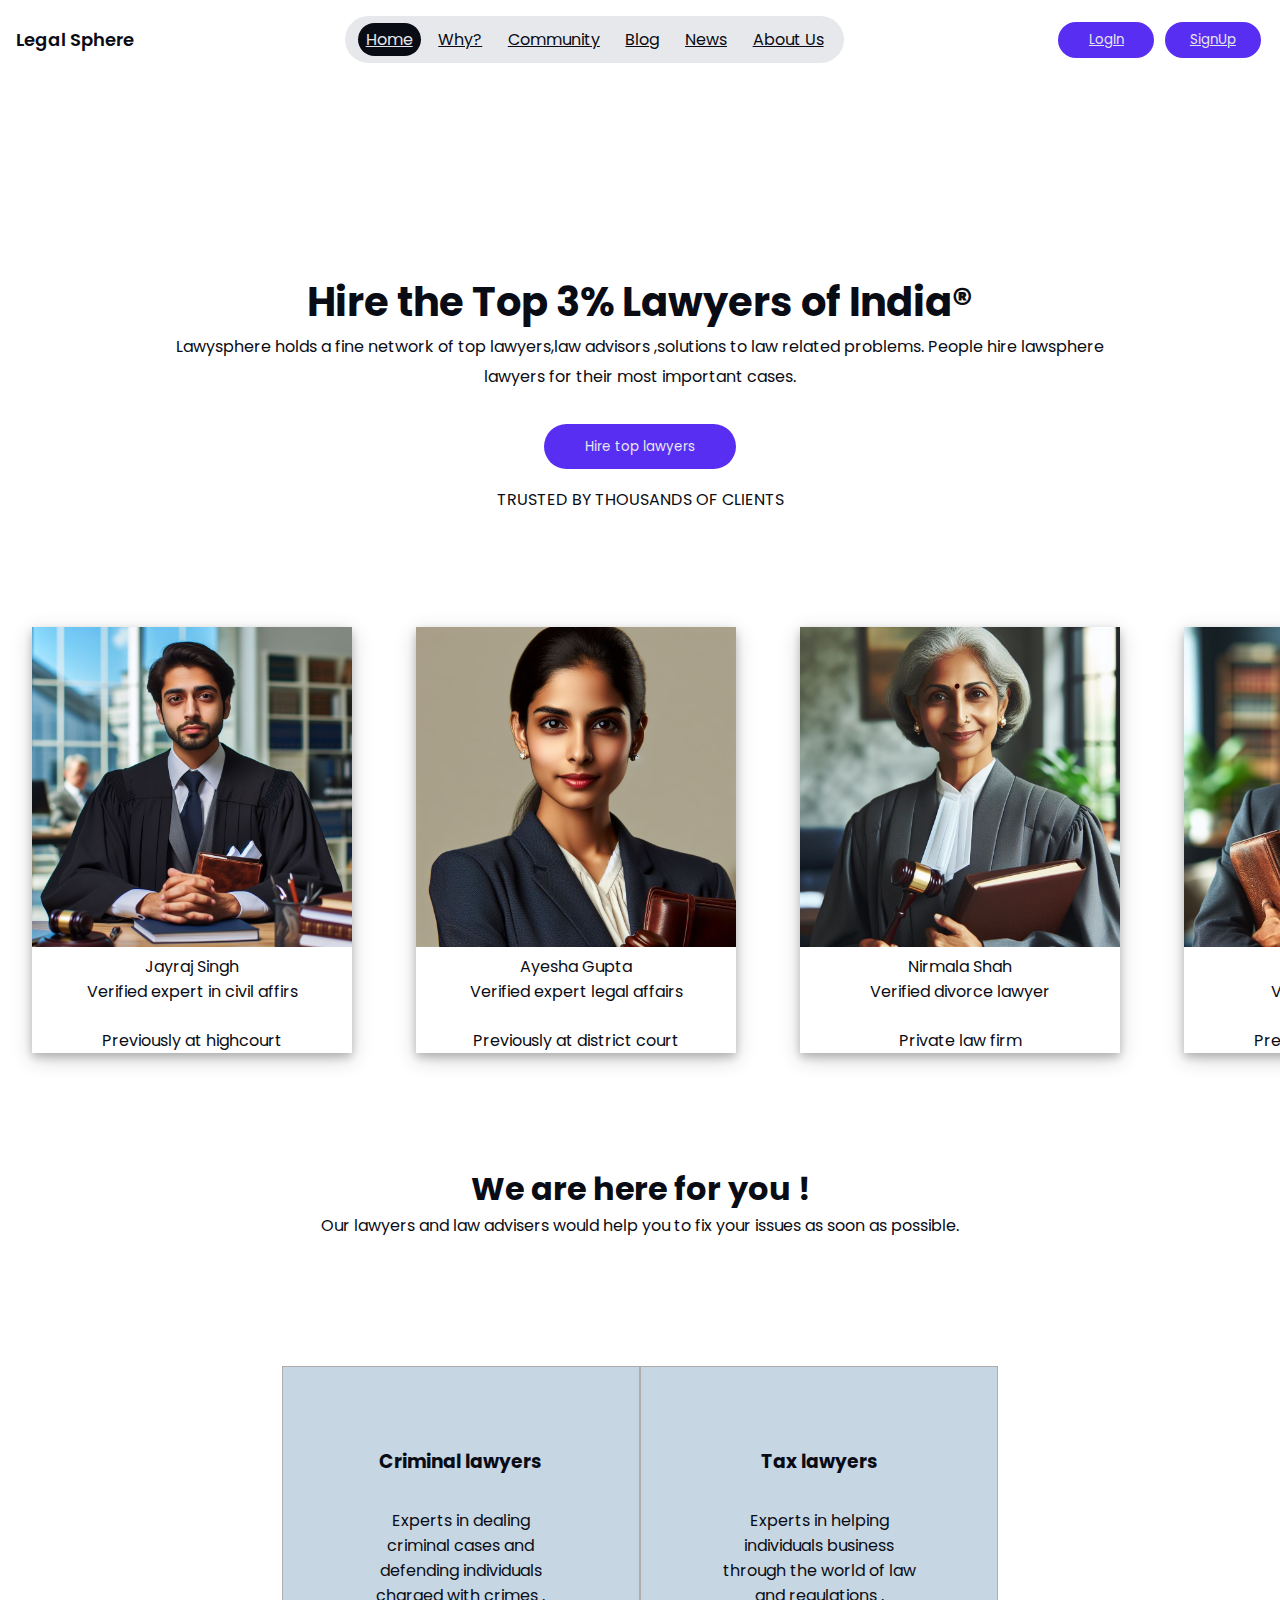
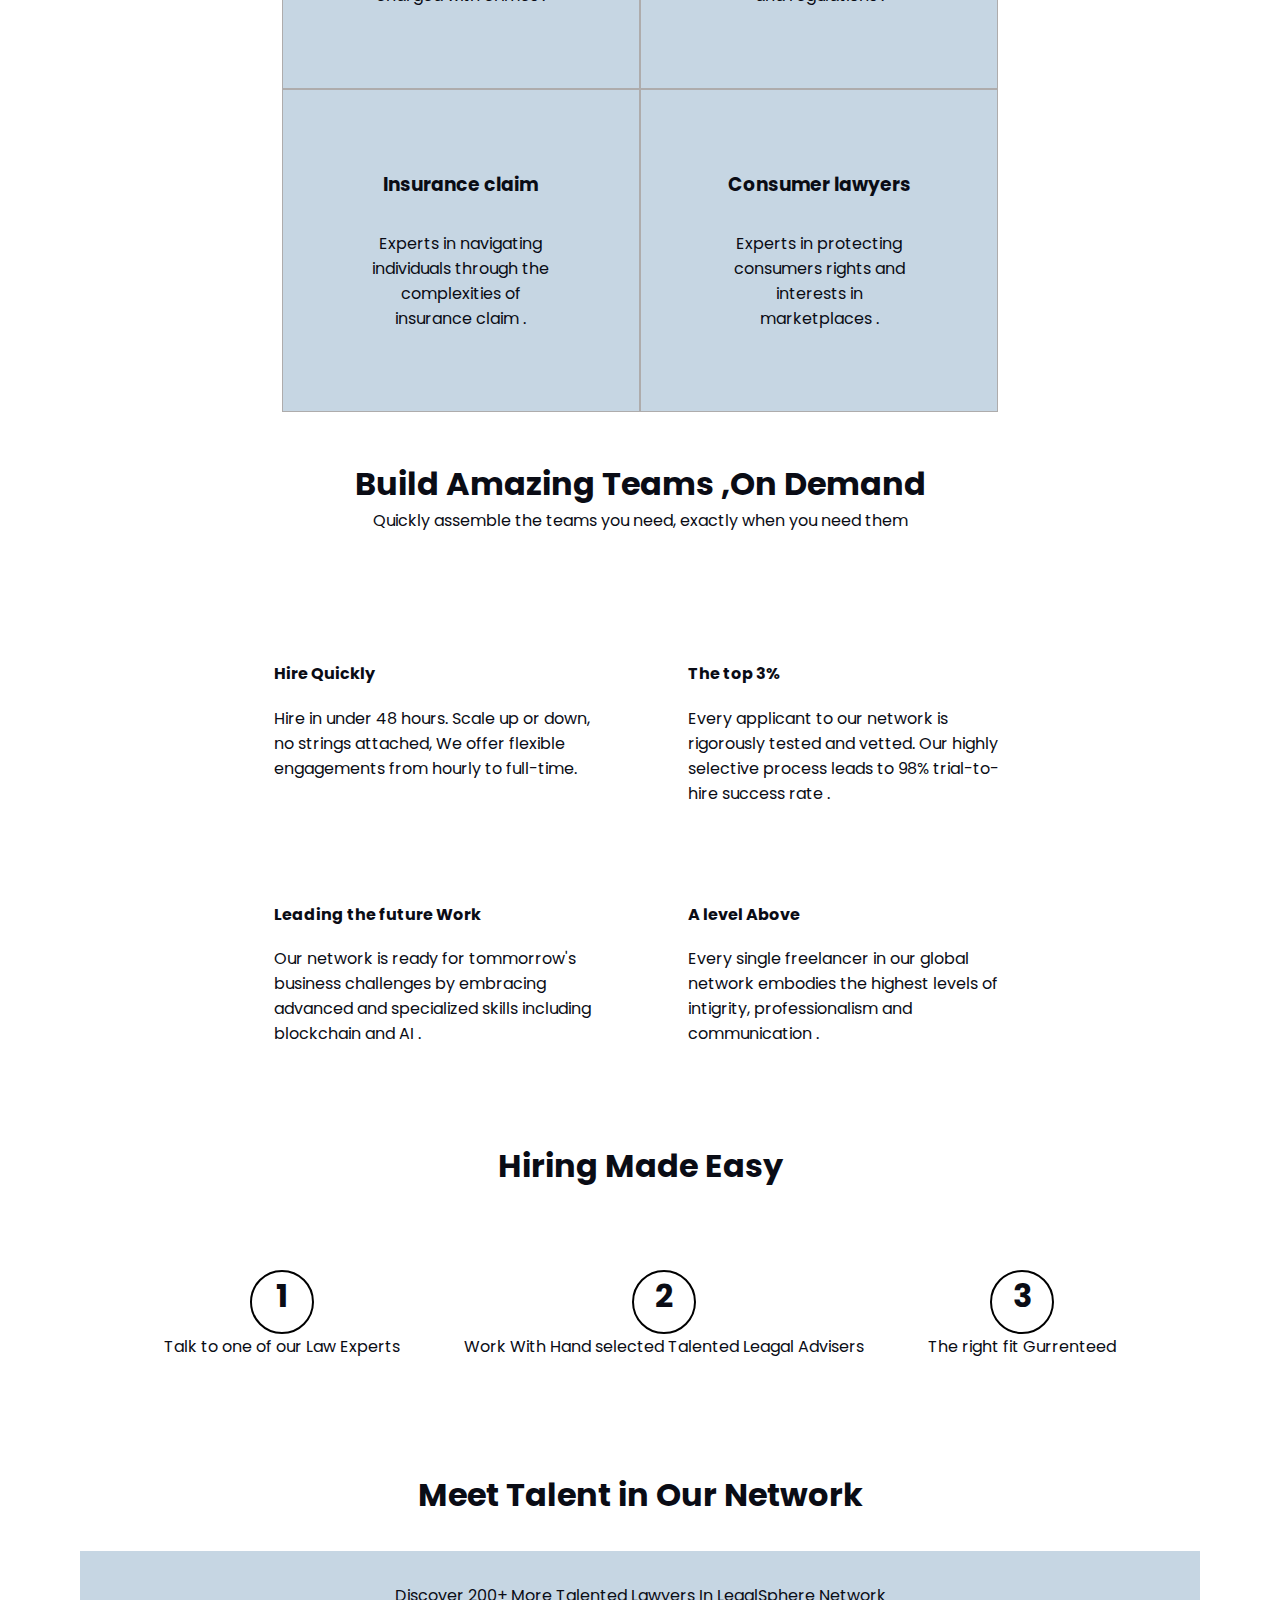
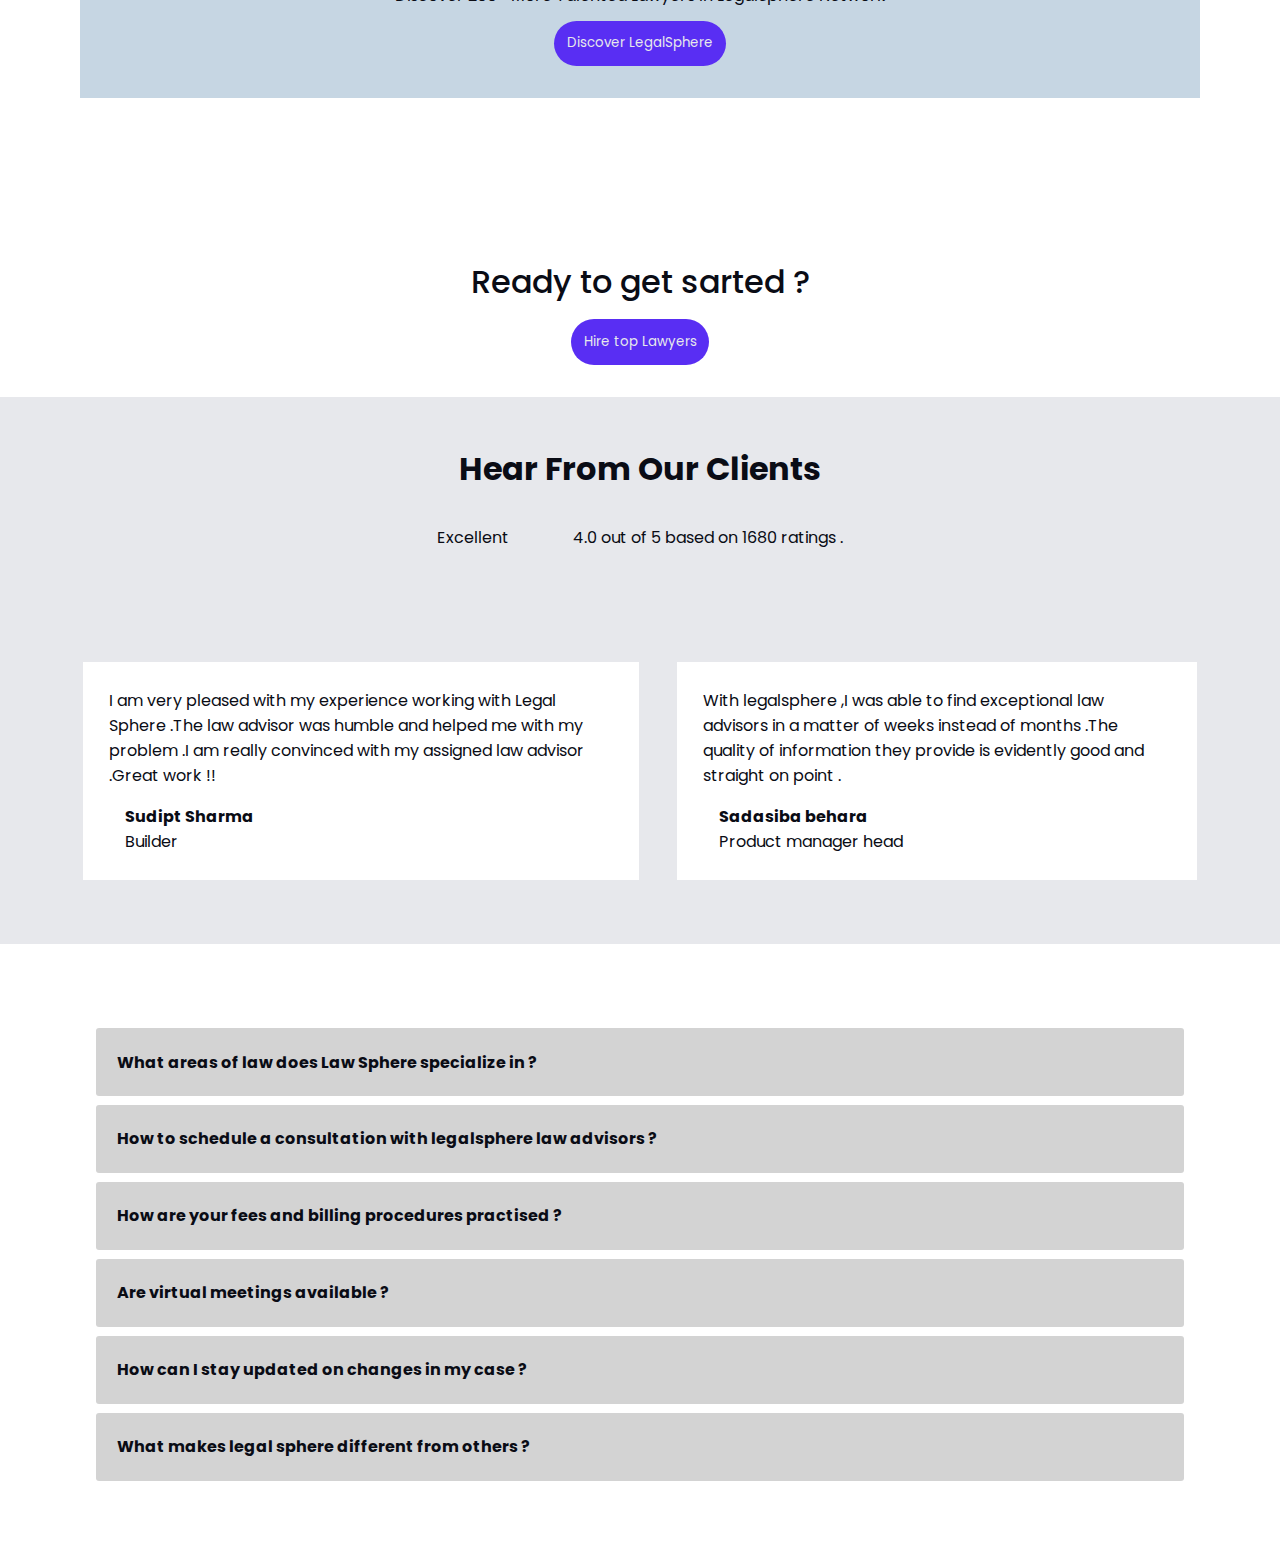
<file: Legal sphere for project/index.html>
<!DOCTYPE html>
<html lang="en">

<head>
    <meta charset="UTF-8">
    <meta name="viewport" content="width=device-width, initial-scale=1.0">
    <title>Legal Sphere | All your legal solutions at one place</title>
    <link rel="stylesheet" href="style.css" class="css">
    <link rel="stylesheet" href="https://cdnjs.cloudflare.com/ajax/libs/font-awesome/6.4.2/css/all.min.css"
        integrity="sha512-z3gLpd7yknf1YoNbCzqRKc4qyor8gaKU1qmn+CShxbuBusANI9QpRohGBreCFkKxLhei6S9CQXFEbbKuqLg0DA=="
        crossorigin="anonymous" referrerpolicy="no-referrer" />
</head>

<body>
    <div class="navbar">
        <div class="logopanel">
            <span class="name">Legal Sphere</span>
        </div>
        <div class="navitems">
            <ul class="list">
                <li class="items "><a href="index.html" class="special">Home</a></li>
                <li class="items"><a href="#">Why?</a></li>
                <li class="items"><a href="#">Community</a></li>
                <li class="items"><a href="#">Blog</a></li>
                <li class="items"><a href="#">News</a></li>
                <li class="items"><a href="aboutus.html">About Us</a></li>
            </ul>
        </div>
        <div class="buttons">
            <button class="login items" ><a href="login.html">LogIn</a></button>
            <button class="login items"><a href="signup.html">SignUp</a></button>
        </div>
    </div>
    <p id="msg"></p>
    <div class="maincontent">
        <h1 class="contenthead">Hire the Top 3% Lawyers of India®</h1>
        <p class="description">Lawysphere holds a fine network of top lawyers,law advisors ,solutions to law related
            problems. People hire lawsphere lawyers for their most important cases.</p>
        <button class="hire">Hire top lawyers</button>
        <p class="description"> TRUSTED BY THOUSANDS OF CLIENTS</p>
    </div>
    <div class="lawyers">
        <div class="card">
            <img src="lawyer1.jpg" alt="lawyer">
            <p class="lawername">Jayraj Singh</p>
            <p class="verification">Verified expert in civil affirs</p>
            <p class="experience">Previously at highcourt</p>
        </div>
        <div class="card">
            <img src="lawyer2.jpg" alt="lawyer">
            <p class="lawername">Ayesha Gupta
            </p>
            <p class="verification">Verified expert legal affairs</p>
            <p class="experience">Previously at district court</p>
        </div>
        <div class="card">
            <img src="lawyer3.jpg" alt="lawyer">
            <p class="lawername">Nirmala Shah</p>
            <p class="verification">Verified divorce lawyer</p>
            <p class="experience">Private law firm</p>
        </div>
        <div class="card">
            <img src="lawyer4.jpg" alt="lawyer">
            <p class="lawername">Kishan Kumar</p>
            <p class="verification">Verified tax lawyer</p>
            <p class="experience">Previously at highcourt</p>
        </div>
        <div class="card">
            <img src="lawyer5.jpg" alt="lawyer">
            <p class="lawername">Urmila Allahbadia
            </p>
            <p class="verification">Verified expert in civil affirs</p>
            <p class="experience">Previously at highcourt</p>
        </div>
        <div class="card">
            <img src="lawyer6.jpg" alt="lawyer">
            <p class="lawername">Adhiraj Ghosh
            </p>
            <p class="verification">Verified expert in civil affirs</p>
            <p class="experience">Previously at highcourt</p>
        </div>

    </div>
    <div class="definitions">
        <h1>We are here for you !</h1>
        <p>Our lawyers and law advisers would help you to fix your issues as soon as possible.</p>
        <div class="options">
            <div class="box">
                <h3 class="box_heading">Criminal lawyers</h3>
                <p>Experts in dealing criminal cases and defending individuals charged with crimes .</p>
            </div>
            <div class="box">
                <h3 class="box_heading">Tax lawyers</h3>
                <p>Experts in helping individuals business through the world of law and regulations .</p>
            </div>
            <div class="box">
                <h3 class="box_heading">Insurance claim</h3>
                <p>Experts in navigating individuals through the complexities of insurance claim .</p>
            </div>
            <div class="box">
                <h3 class="box_heading">Consumer lawyers</h3>
                <p>Experts in protecting consumers rights and interests in marketplaces .</p>
            </div>
        </div>
    </div>

    <div class="build">
        <h1>Build Amazing Teams ,On Demand</h1>
        <p>Quickly assemble the teams you need, exactly when you need them </p>
        <div class="build_content">
            <div class="contentbox">
                <i class="fa-solid fa-square-arrow-up-right"></i>
                <h4>Hire Quickly</h4>
                <p>Hire in under 48 hours. Scale up or down, no strings attached, We offer flexible engagements from
                    hourly to full-time.</p>
            </div>
            <div class="contentbox">
                <i class="fa-solid fa-bullseye"></i>
                <h4>The top 3%</h4>
                <p>Every applicant to our network is rigorously tested and vetted. Our highly selective process leads to 98% trial-to-hire success rate .</p>
            </div>
            <div class="contentbox">
                <i class="fa-solid fa-ranking-star"></i>
                <h4>Leading the future Work</h4>
                <p>Our network is ready for tommorrow's business challenges by embracing advanced and specialized skills including blockchain and AI .</p>
            </div>
            <div class="contentbox">
                <i class="fa-solid fa-chart-simple"></i>
                <h4>A level Above </h4>
                <p>Every single freelancer in our global network embodies the highest levels of intigrity, professionalism and communication .</p>
            </div>
        </div>
    </div>

    <div class="hiring">
        <h1>Hiring Made Easy</h1>
        <div class="hiringprocess">
            <div class="steps">
                <h1 class="stephead">1</h1>
                <p>Talk to one of our Law Experts</p>
            </div>
            <div class="steps">
                <h1 class="stephead">2</h1>
                <p>Work With Hand selected Talented Leagal Advisers</p>
            </div>
            <div class="steps">
                <h1 class="stephead">3</h1>
                <p>The right fit Gurrenteed</p>
            </div>
        </div>
    </div>

    <div class="meettalent">
        <h1>Meet Talent in Our Network</h1>
        <div class="mtbox">
            <i class="fa-solid fa-handshake"></i>
            <p>Discover 200+ More Talented Lawyers In LegalSphere Network</p>
            <button>Discover LegalSphere</button>
        </div>
    </div>

    <div class="getstarted">
        <h1>Ready to get sarted ?</h1>
        <button>Hire top Lawyers</button>
    </div>

    <div class="ratings">
        <h1>Hear From Our Clients</h1>
        <div class="ratingstars">
            <span>
                <p>Excellent</p>
            </span>
            <i class="fa-solid fa-star green"></i>
            <i class="fa-solid fa-star green"></i>
            <i class="fa-solid fa-star green"></i>
            <i class="fa-solid fa-star green"></i>
            <i class="fa-solid fa-star white"></i>
            <span>
                <p>4.0 out of 5 based on 1680 ratings .</p>
            </span>
        </div>
    </div>
    <div class="userratings">
        <div class="ratingreviews">
            <i class="fa-solid fa-quote-left"></i>
            <p>I am very pleased with my experience working with Legal Sphere .The law advisor was humble and helped me with my problem .I am really convinced with my assigned law advisor .Great work !!</p>
            <div class="user">
                <i class="fa-solid fa-circle-user"></i>
                <div class="username">
                    <h4>Sudipt Sharma</h4>
                    <p>Builder</p>
                </div>
            </div>
        </div>
        <div class="ratingreviews">
            <i class="fa-solid fa-quote-left"></i>
            <p>With legalsphere ,I was able to find exceptional law advisors in a matter of weeks instead of months .The quality of information they provide is evidently good and straight on point .</p>
            <div class="user">
                <i class="fa-solid fa-circle-user"></i>
                <div class="username">
                    <h4>Sadasiba behara</h4>
                    <p>Product manager head</p>
                </div>
            </div>
        </div>
    </div>

    <div class="faqs">
        <div class="q_a">
            <div class="question">
                <h4>What areas of law does Law Sphere specialize in ?</h4>
                <i class="icon fa-solid fa-angle-down active"></i>
            </div>
            <div class="answer"><p>LawSphere specialize in various areas of law such as criminal,defenses,family,business,insurance etc.
            </p></div>
        </div>
        <div class="q_a">
            <div class="question">
                <h4>How to schedule a consultation with legalsphere law advisors ?</h4>
                <i class="icon fa-solid fa-angle-down"></i>
            </div>
            <div class="answer"><p>You can easily schedule a consultation by contacting our office by phone or filling out online contact form on our website .
            </p></div>
        </div>
        <div class="q_a">
            <div class="question">
                <h4>How are your fees and billing procedures practised ?</h4>
                <i class="icon fa-solid fa-angle-down"></i>
            </div>
            <div class="answer"><p>Our fees vary depending on complexity of case .It will be discussed by our attornies in the initial stage of conversation .
            </p></div>
        </div>
        <div class="q_a">
            <div class="question">
                <h4>Are virtual meetings available ?</h4>
                <i class="icon fa-solid fa-angle-down"></i>
            </div>
            <div class="answer"><p>Yes, virtual conversations are available for clients who prefer it .
            </p></div>
        </div>
        <div class="q_a">
            <div class="question">
                <h4>How can I stay updated on changes in my case ?</h4>
                <i class="icon fa-solid fa-angle-down"></i>
            </div>
            <div class="answer"><p>Our legal team will keep you informed about any developments in your case , and you can also contact our office to receive information .
            </p></div>
        </div>
        <div class="q_a">
            <div class="question">
                <h4>What makes legal sphere different from others ?</h4>
                <i class="icon fa-solid fa-angle-down"></i>
            </div>
            <div class="answer"><p>We provide personalized attention to our clients and prioritize clear communication .Our offices are open 24*7 which provide uninterruptable service .
            </p></div>
        </div>
    </div>
    <script src="script.js"></script>
</body>

</html>
</file>
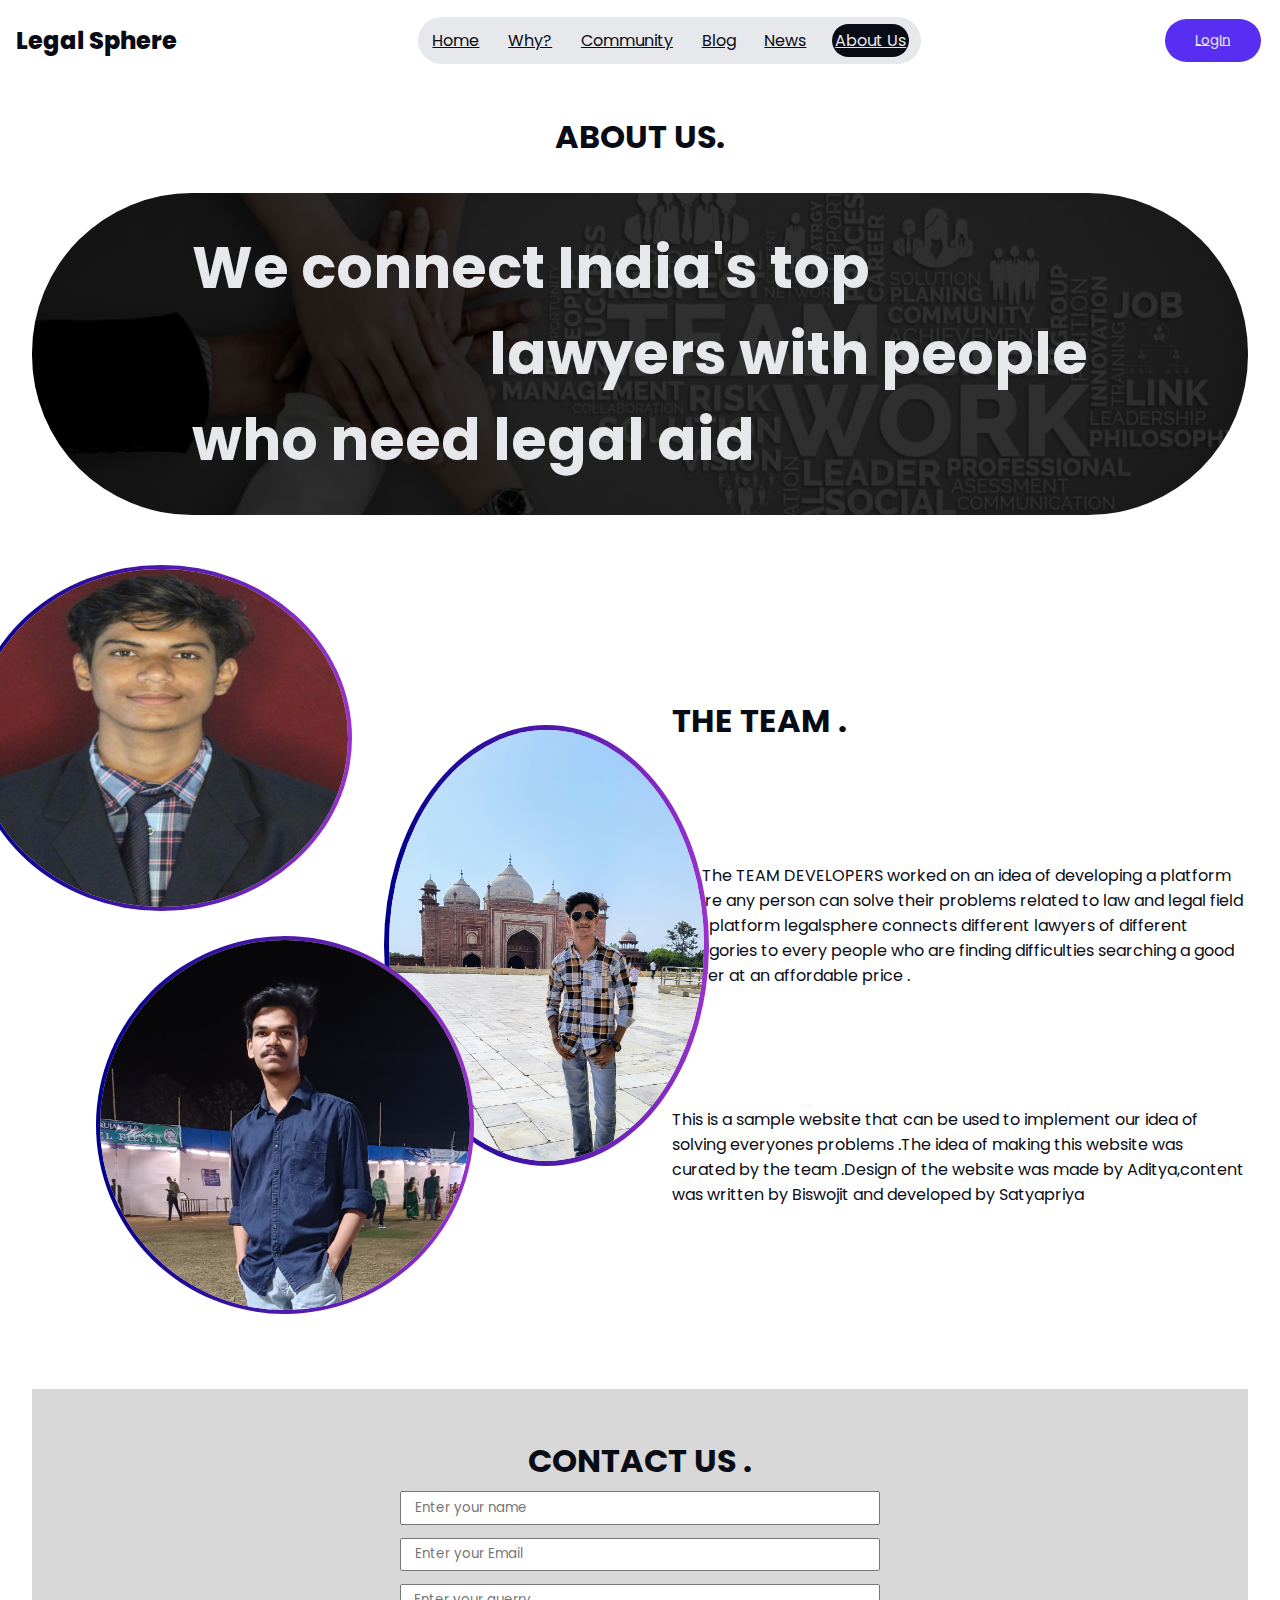
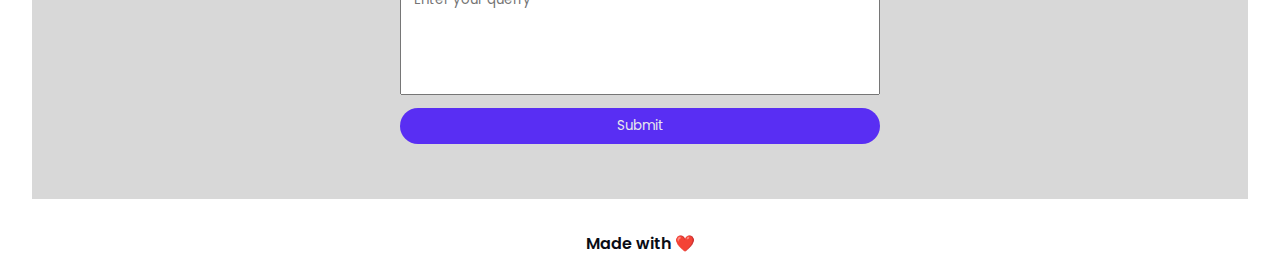
<file: Legal sphere for project/aboutus.html>
<!DOCTYPE html>
<html lang="en">

<head>
    <meta charset="UTF-8">
    <meta name="viewport" content="width=device-width, initial-scale=1.0">
    <title>About Us | Know about the Team</title>
    <link rel="stylesheet" href="aboutus.css" class="css">
    
</head>

<body>
    <div class="navbar">
        <div class="logopanel">
            <span class="name">Legal Sphere</span>
        </div>
        <div class="navitems">
            <ul class="list">
                <li class="items "><a href="index.html">Home</a></li>
                <li class="items"><a href="#">Why?</a></li>
                <li class="items"><a href="#">Community</a></li>
                <li class="items"><a href="#">Blog</a></li>
                <li class="items"><a href="#">News</a></li>
                <li class="items"><a href="#" class="special">About Us</a></li>
            </ul>
        </div>
        <div>
            <button class="login items" href="login.html"><a href="login.html" class="a_button">LogIn</a></button>
        </div>
    </div>
    <h1 class="aboutus">About Us.</h1>
    <div class="mainsection">
        <h1>We connect India's top</h1>
        <h1>lawyers with people</h1>
        <h1>who need legal aid</h1>
    </div>
    <div class="teamsection">
        <div class="images" >
            <img src="satya.jpg" alt="team pictures" class="image1 image">
            <img src="satya1.jpg" alt="team pictures" class="image2 image">
            <img src="biswojit.jpg" alt="team pictures" class="image3 image">
            
        </div>
        <div class="description">
            <h1>THE TEAM .</h1>
            <P>We The TEAM DEVELOPERS worked on an idea of developing a platform where any person can solve their problems related to law and legal field .The platform legalsphere connects different lawyers of different categories to every people who are finding difficulties searching a good lawyer at an affordable price .</P>
            <P>This is a sample website that can be used to implement our idea of solving everyones problems .The idea of making this website was curated by the team .Design of the website was made by Aditya,content was written by Biswojit and developed by Satyapriya</P>
        </div>
    </div>
    <section class="contact">
        <h1>CONTACT US .</h1>
        <form action="" class="form">
            <input type="text" placeholder="Enter your name">
            <input type="email" name="email" id="email" placeholder="Enter your Email">
            <textarea name="query" id="query" cols="50" rows="5" placeholder="Enter your querry"></textarea>
            <button type="submit" class="btn">Submit</button>
        </form>
    </section>
    <p class="centre">Made with ❤️</p>
</body>
</html>
</file>
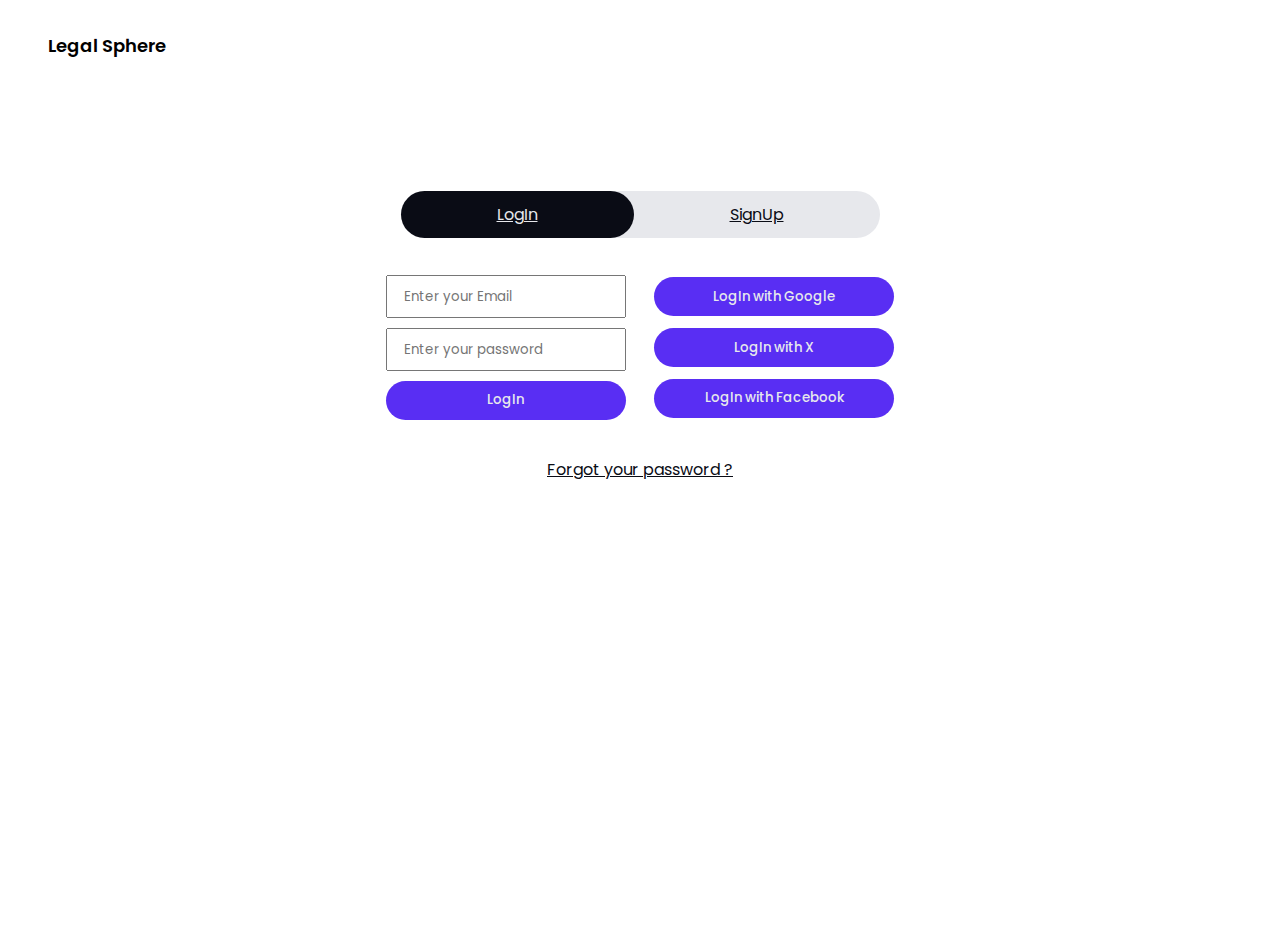
<file: Legal sphere for project/login.html>
<!DOCTYPE html>
<html lang="en">

<head>
    <meta charset="UTF-8">
    <meta name="viewport" content="width=device-width, initial-scale=1.0">
    <title>LogIn to your account | LegalSphere</title>
    <link rel="stylesheet" href="login.css">
    <link rel="stylesheet" href="https://cdnjs.cloudflare.com/ajax/libs/font-awesome/6.4.2/css/all.min.css"
        integrity="sha512-z3gLpd7yknf1YoNbCzqRKc4qyor8gaKU1qmn+CShxbuBusANI9QpRohGBreCFkKxLhei6S9CQXFEbbKuqLg0DA=="
        crossorigin="anonymous" referrerpolicy="no-referrer" />
</head>

<body>
    <div class="navigation">
        <p class="name">Legal Sphere</p>
    </div>
    <section class="mainsection">
        <div class="options">
            <ul class="itemlist">
                <li class="items special"><a href="login.html">LogIn</a></li>
                <li class="items"><a href="signup.html">SignUp</a></li>
            </ul>
        </div>
        <div class="loginsection">
            <div class="inputsection">
                <form action="#" id="mainform">
                    <input type="email" name="email" id="email" placeholder="Enter your Email">
                    <input type="password" placeholder="Enter your password" id="password">
                    <button type="submit">LogIn</button>
                </form>
            </div>
            <div class="otheroptions">
                <button type="button">LogIn with Google</button>
                <button type="button">LogIn with X</button>
                <button type="button">LogIn with Facebook</button>

            </div>
        </div>
        <a href="#" class="forgot">Forgot your password ?</a>
    </section>
</body>

</html>
</file>
<file: Legal sphere for project/style.css>
@import url('https://fonts.googleapis.com/css2?family=Poppins:ital,wght@0,100;0,200;0,300;0,400;0,500;0,600;0,700;0,800;1,100;1,200;1,300;1,600;1,700&family=Roboto:wght@300;400&display=swap');

* {
    margin: 0px;
    padding: 0px;
    box-sizing: border-box;
    font-family: 'Poppins', sans-serif;
    list-style: none;
    color: #0a0c15;
}

a {
    color: #0a0c15;
    padding: 0.3rem 0.5rem;
}

.login a {
    color: #e7e8ec;
}

.navbar {
    display: flex;
    justify-content: space-between;
    align-items: center;
    width: 100%;
    overflow: hidden;
    padding: 1rem;
}

.navitems {
    background-color: #e7e8ec;
    border-radius: 38px;
    text-align: center;
}

.list {
    display: flex;
    justify-content: space-evenly;
    align-items: center;
}

.items {
    padding: 0rem 0.3rem;
}

.special {
    background-color: #0a0c15;
    color: #e7e8ec;
    border-radius: 18px;
}

.list {
    padding: 0.7rem 0.5rem;
}

.login {
    margin: 0.2rem;
    width: 6rem;
    padding: 0.5rem;
    border-radius: 188px;
    border: none;
    color: #e7e8ec;
    font-size: 1.2;
    background-color: #592ef3;
    cursor: pointer;
}

.name {
    font-weight: 600;
    font-size: large;
}

.maincontent {
    margin: 13rem 10rem;
    text-align: center;
    line-height: 30px;
    margin-bottom: 0px;
}

.contenthead {
    font-size: 2.5rem;
    margin-bottom: 0.9rem;
}

.contenthead::selection {
    background-color: black;
    color: white;
}

.hire {
    padding: 0.8rem;
    width: 12rem;
    border: none;
    color: #e7e8ec;
    font-size: 1.2;
    background-color: #592ef3;
    border-radius: 28px;
    margin: 2rem 0rem 1rem 0rem;
}

.card>img {
    width: 25vw;
}

.card {
    border: none;
    max-width: 33.333%;
    text-align: center;
    box-shadow: 0 4px 8px 0 rgba(0, 0, 0, 0.2), 0 6px 20px 0 rgba(0, 0, 0, 0.19);
    margin: 2rem;
    margin-top: 0px;
    background-color: white;

}

.lawyers {
    display: flex;
    flex-direction: row;
    flex-wrap: nowrap;
    overflow-x: scroll;
    overflow-y: hidden;
    margin: 5rem 0rem;
    padding-top: 2rem;
    background-color: #fff;
}

::-webkit-scrollbar {
    height: 6px;
    width: 4px;
    background: gray;
}

::-webkit-scrollbar-track {
    background: #f1f1f1;
}

::-webkit-scrollbar-thumb {
    background: #888;
}

::-webkit-scrollbar-thumb:hover {
    background: #555;
}

::-webkit-scrollbar-thumb:horizontal {
    background: #592ef3;
    border-radius: 10px;
}

.experience {
    margin-top: 1.5rem;
}

.definitions {
    text-align: center;
    display: flex;
    flex-direction: column;
    align-items: center;
}

.options {
    display: flex;
    justify-content: center;
    align-items: center;
    max-width: 70%;
    margin-top: 8rem;
    flex-wrap: wrap;
}

.box {
    width: 40%;
    border: 1px solid rgb(174, 172, 172);
    padding: 5rem;
    background-color: #c6d6e3;
}

.box_heading {
    margin-bottom: 2rem;
}

.build {
    margin: 3rem;
    display: flex;
    flex-direction: column;
    align-items: center;
}

.build_content {
    display: flex;
    justify-content: center;
    /* align-items: ; */
    flex-wrap: wrap;
    max-width: 70%;
    margin-top: 5rem;
}

.contentbox {
    width: 50%;
    padding: 3rem;
}

.build_content>.contentbox>i {
    font-size: 3rem;
    margin-bottom: 0.8rem;
}

.contentbox>p {
    margin-top: 1.2rem;
}

.hiring {
    display: flex;
    flex-direction: column;
    align-items: center;
    margin-top: 3rem;
}

.hiringprocess {
    display: flex;
    flex-direction: row;
    justify-content: space-evenly;
    margin-top: 3rem;
}

.steps {
    padding: 2rem;
    text-align: center;
    display: flex;
    flex-direction: column;
    align-items: center;
}

.stephead {
    border: 2px solid black;
    border-radius: 50%;
    width: 4rem;
    height: 4rem;
    text-align: center;
}

.meettalent {
    margin: 5rem;
}

.meettalent>h1 {
    text-align: center;
}

.mtbox {
    display: flex;
    flex-direction: column;
    align-items: center;
    background-color: #c6d6e3;
    color: white;
    padding: 2rem;
    margin-top: 2rem;
}

.mtbox>i {
    font-size: 3.5rem;
}

.mtbox>button {
    padding: 0.8rem;
    margin-top: 0.8rem;
    border-radius: 5px;
    border: none;
    color: #e7e8ec;
    background-color: #592ef3;
    border-radius: 28px;
}

.getstarted {
    display: flex;
    flex-direction: column;
    align-items: center;
    margin-top: 10rem;
}

.getstarted>h1 {
    font-weight: 500;
}

.getstarted>button {
    padding: 0.8rem;
    margin-top: 0.8rem;
    border: none;
    color: #e7e8ec;
    background-color: #592ef3;
    border-radius: 28px;
}

.review {
    display: flex;
    flex-direction: column;
    align-items: center;
    text-align: center;
    justify-content: space-evenly;
    padding: 1.5rem;
    margin: 3rem;
    font-size: 2rem;
    background-color: #c6d6e3;
    color: white;
}

.ratings {
    margin-top: 2rem;
    text-align: center;
    padding: 3rem;
    background-color: #e7e8ec;
}

.green {
    color: rgb(8, 145, 8);

}

.ratingstars {
    display: flex;
    justify-content: center;
    align-items: center;
    margin-top: 2em;
}

.ratingstars>span {
    margin: 0px 2rem;
}

.ratingstars>i {
    font-size: 1.3rem;
}

.userratings {
    display: flex;
    justify-content: space-evenly;
    padding: 4rem;
    background-color: #e7e8ec;
}

.ratingreviews {
    border: 2px solid white;
    background-color: #fff;
    padding: 1.5rem;
    margin: 0rem 1.2rem;
}

.user {
    display: flex;
    align-items: center;
    margin-top: 1rem;

}

.ratingreviews i {
    font-size: 2rem;
}

.username {
    margin-left: 1rem;
}

.faqs {
    display: flex;
    justify-content: center;
    align-items: center;
    padding: 5rem;
    flex-direction: column;
}

.q_a {
    border: 2px solid transparent;
    border-radius: 3px;
    padding: 1.2rem;
    background-color: #d3d3d3;
    margin: 0.3rem 0rem;
    width: 85vw;
}

.answer {
    max-height: 0;
    overflow: hidden;
}

.question {
    display: flex;
    justify-content: space-between;
    align-items: center;
}

.question i.active {
    transform: rotate(180deg);
}

.answer.active {
    max-height: fit-content;
    transition: transform 1s ease;
    padding-top: 1.2rem;
}
</file>
<file: Legal sphere for project/aboutus.css>
@import url('https://fonts.googleapis.com/css2?family=Poppins:ital,wght@0,100;0,200;0,300;0,400;0,500;0,600;0,700;0,800;1,100;1,200;1,300;1,600;1,700&family=Roboto:wght@300;400&display=swap');

* {
    margin: 0px;
    padding: 0px;
    box-sizing: border-box;
    font-family: 'Poppins', sans-serif;
    list-style: none;
    color: #0a0c15;
}

.btn {
    border-radius: 188px;
    border: none;
    color: #e7e8ec;
    font-size: 1.2;
    background-color: #592ef3;
    cursor: pointer;
    padding: 0.5rem;
}

a {
    color: #0a0c15;
    padding: 0.3rem 0.2rem;
}

.a_button {
    color: #e7e8ec;
}

.navbar {
    display: flex;
    justify-content: space-between;
    align-items: center;
    width: 100%;
    overflow: hidden;
    padding: 1rem;
}

.name {
    font-weight: 800;
    font-size: 1.5rem;
}

.navitems {
    background-color: #e7e8ec;
    border-radius: 38px;
    text-align: center;
}

.list {
    display: flex;
    justify-content: space-evenly;
    align-items: center;

}

.login {
    margin: 0.2rem;
    width: 6rem;
    padding: 0.5rem;
    border-radius: 188px;
    border: none;
    color: #e7e8ec;
    font-size: 1.2;
    background-color: #592ef3;
    cursor: pointer;
}

.items {
    padding: 0.7rem 0.7rem;
}

.special {
    background-color: #0a0c15;
    color: #e7e8ec;
    border-radius: 18px;
}

.aboutus {
    text-align: center;
    text-transform: uppercase;
    margin-top: 2rem;
}

.aboutus::selection {
    background-color: #0a0c15;
    color: #e7e8ec;
}

.mainsection {
    margin: 2rem 2rem;
    font-size: 1.8rem;
    border-radius: 10rem;
    padding: 2rem 10rem;
    display: flex;
    flex-direction: column;
    justify-content: start;
    background: linear-gradient(rgba(0, 0, 0, 0.811), rgba(0, 0, 0, 0.817)), url(team\ work.jpg) no-repeat center;
    background-size: cover;
}

.mainsection h1 {
    /* -webkit-text-stroke: 2.5px;
    -webkit-text-stroke-color: #0a0c15; */
    color: #e7e8ec;
}

.mainsection h1:nth-child(2n) {
    text-align: right;
}

.teamsection {
    display: flex;
    flex-direction: row;
    justify-content: space-evenly;

}

.images,
.description {
    padding: 2rem;
    height: 90vh;
}

.description {
    width: 50%;
}

.images {
    position: relative;
    width: 50%;

}

.image {
    height: 35vh;
    position: absolute;
    border-radius: 50%;
    background: linear-gradient(white, white) padding-box,
        linear-gradient(to right,darkblue, darkorchid) border-box;
    border: 4px solid transparent;
}

.image1 {
    right: 45%;
    bottom: 55%;
    zoom: 1.1;
}

.image2 {
    left: 60%;
    zoom: 1.4;
    top: 22%;
}

.image3 {
    left:15%;
    zoom: 1.2;
    top: 48%;
}



.description {
    display: flex;
    justify-content: space-evenly;
    flex-direction: column;
    align-items: left;
}

.contact {
    display: flex;
    justify-content: center;
    align-items: center;
    flex-direction: column;
    margin: 2rem;
    padding: 3rem;
    background-color: rgba(9, 9, 9, 0.155);
}

.form {
    display: flex;
    flex-direction: column;
    justify-content: space-evenly;

}

.form input,
textarea,
button {
    padding: 0.3rem 0.8rem;
    margin: 0.4rem;
    width: 30rem;
}

textarea {
    resize: none;
}

.centre {
    text-align: center;
    margin-bottom: 1rem;
    font-weight: 600;
}
</file>
<file: Legal sphere for project/login.css>
@import url('https://fonts.googleapis.com/css2?family=Poppins:ital,wght@0,100;0,200;0,300;0,400;0,500;0,600;0,700;0,800;1,100;1,200;1,300;1,600;1,700&family=Roboto:wght@300;400&display=swap');

* {
    margin: 0px;
    padding: 0px;
    box-sizing: border-box;
    font-family: 'Poppins', sans-serif;
    list-style: none;
}
a{
    color: #0a0c15;
}
html,body{
    width: 100%;
    height: 100%;
}

.navigation {
    margin: 2rem 3rem;
}
.name{
    font-weight: 600;
    font-size: large;
}
.mainsection{
    margin: 12vh 20rem;
    padding: 1.5rem;
    display: flex;
    align-items: center;
    flex-direction: column;
}

.options{
    display: flex;
    flex-direction: column;
    align-items: center;
}
.itemlist{
    display: flex;
    align-items: center;
    justify-content: space-around;
    background-color: #e7e8ec;
    border-radius: 38px;
}
.items{
    padding: 0.7rem 6rem;

}
.special{
    background-color: #0a0c15;
    border-radius: 28px;
    color: #e7e8ec;
}
.loginsection{
    display: flex;
    flex-direction: row;
    justify-content: space-evenly;
    padding: 2rem;
}
.inputsection ,.otheroptions{
    display: flex;
    flex-direction: column;
    align-items: center;
    justify-content: space-evenly;
    max-width: 50%;
}
.loginsection button{
    border-radius: 38px;
    padding: 0.6rem 1rem;
    border: none;
    width: 15rem;
    margin: 0.3rem;
    background-color: #592ef3;
    color: #e7e8ec;
    font-size: 1.01 rem;
    font-weight: 500 ;
}
.inputsection input{
    padding: 0.6rem 1rem;
    width: 15rem;
    margin: 0.3rem;
}
.forgot{
    color: #0a0c15;
}
.loginsection button:hover{
    cursor: pointer;
    background-color: #e7e8ec;
    color: #0a0c15;
}
.special a{
    color: #e7e8ec;
}
</file>
